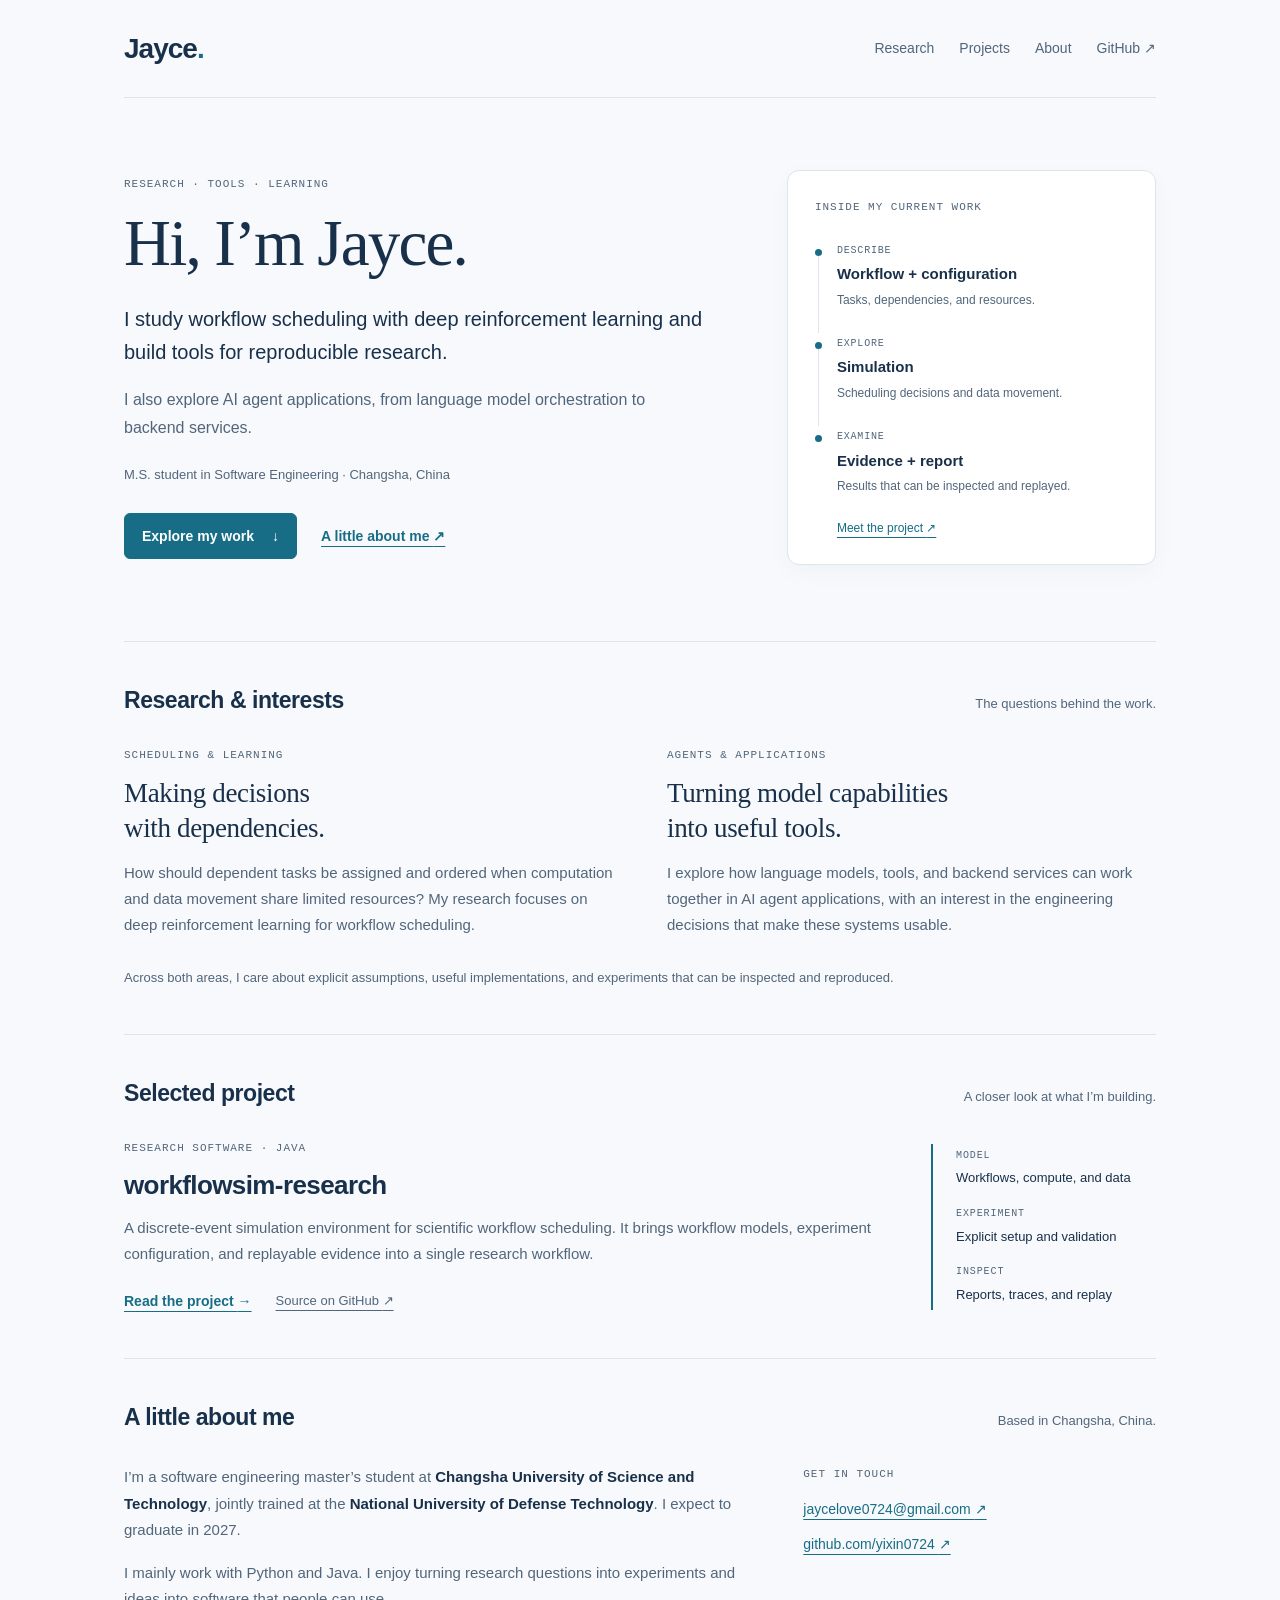
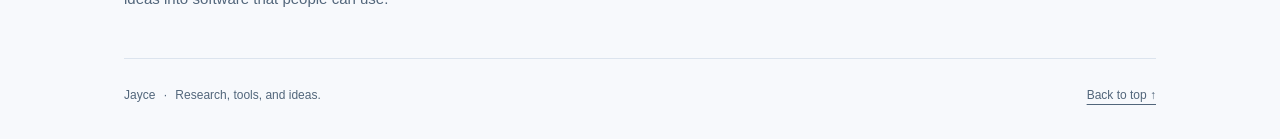
<file: index.html>
<!doctype html>
<html lang="en">
<head>
  <meta charset="utf-8">
  <meta name="viewport" content="width=device-width, initial-scale=1">
  <meta name="description" content="Jayce studies workflow scheduling with deep reinforcement learning and builds tools for reproducible research and AI agent applications.">
  <meta name="theme-color" content="#18304a">
  <meta property="og:type" content="website">
  <meta property="og:site_name" content="Jayce">
  <meta property="og:title" content="Jayce — Research, tools, and ideas">
  <meta property="og:description" content="A personal home for workflow scheduling research, reproducible experiments, and AI agent applications.">
  <meta property="og:url" content="https://yixin0724.github.io/">
  <link rel="canonical" href="https://yixin0724.github.io/">
  <link rel="icon" type="image/svg+xml" href="favicon.svg">
  <link rel="stylesheet" href="styles.css">
  <title>Jayce — Research, tools, and ideas</title>
</head>
<body id="top">
  <a class="skip-link" href="#main">Skip to content</a>
  <div class="site-shell">
    <header class="site-header">
      <a class="brand" href="./" aria-label="Jayce, home">Jayce<span class="brand-dot" aria-hidden="true">.</span></a>
      <nav class="main-nav" aria-label="Main navigation">
        <a href="#research">Research</a>
        <a href="#projects">Projects</a>
        <a href="#about">About</a>
        <a href="https://github.com/yixin0724">GitHub <span aria-hidden="true">↗</span></a>
      </nav>
    </header>

    <main id="main">
      <section class="hero" aria-labelledby="intro-title">
        <div class="hero-copy">
          <p class="eyebrow">Research · Tools · Learning</p>
          <h1 id="intro-title">Hi, I’m Jayce.</h1>
          <p class="hero-lead">I study workflow scheduling with deep reinforcement learning and build tools for reproducible research.</p>
          <p class="hero-secondary">I also explore AI agent applications, from language model orchestration to backend services.</p>
          <p class="affiliation">M.S. student in Software Engineering <span aria-hidden="true">·</span> Changsha, China</p>
          <div class="hero-actions">
            <a class="button" href="#projects">Explore my work <span aria-hidden="true">↓</span></a>
            <a class="text-link" href="#about">A little about me <span aria-hidden="true">↗</span></a>
          </div>
        </div>

        <aside class="workflow-sketch" aria-labelledby="workflow-sketch-title">
          <p class="eyebrow" id="workflow-sketch-title">Inside my current work</p>
          <ol class="sketch-steps">
            <li>
              <span class="step-dot" aria-hidden="true"></span>
              <span class="step-label">Describe</span>
              <h2>Workflow + configuration</h2>
              <p>Tasks, dependencies, and resources.</p>
            </li>
            <li>
              <span class="step-dot" aria-hidden="true"></span>
              <span class="step-label">Explore</span>
              <h2>Simulation</h2>
              <p>Scheduling decisions and data movement.</p>
            </li>
            <li>
              <span class="step-dot" aria-hidden="true"></span>
              <span class="step-label">Examine</span>
              <h2>Evidence + report</h2>
              <p>Results that can be inspected and replayed.</p>
            </li>
          </ol>
          <a class="sketch-link" href="workflowsim-research.html">Meet the project <span aria-hidden="true">↗</span></a>
        </aside>
      </section>

      <section class="content-section" id="research" aria-labelledby="research-title">
        <div class="section-heading">
          <h2 id="research-title">Research &amp; interests</h2>
          <p>The questions behind the work.</p>
        </div>
        <div class="interest-grid">
          <article class="interest">
            <p class="eyebrow">Scheduling &amp; learning</p>
            <h3>Making decisions<br>with dependencies.</h3>
            <p>How should dependent tasks be assigned and ordered when computation and data movement share limited resources? My research focuses on deep reinforcement learning for workflow scheduling.</p>
          </article>
          <article class="interest">
            <p class="eyebrow">Agents &amp; applications</p>
            <h3>Turning model capabilities<br>into useful tools.</h3>
            <p>I explore how language models, tools, and backend services can work together in AI agent applications, with an interest in the engineering decisions that make these systems usable.</p>
          </article>
        </div>
        <p class="research-note">Across both areas, I care about explicit assumptions, useful implementations, and experiments that can be inspected and reproduced.</p>
      </section>

      <section class="content-section" id="projects" aria-labelledby="projects-title">
        <div class="section-heading">
          <h2 id="projects-title">Selected project</h2>
          <p>A closer look at what I’m building.</p>
        </div>
        <article class="featured-project" aria-labelledby="featured-title">
          <div class="project-copy">
            <p class="eyebrow">Research software · Java</p>
            <h3 id="featured-title"><a href="workflowsim-research.html">workflowsim-research</a></h3>
            <p>A discrete-event simulation environment for scientific workflow scheduling. It brings workflow models, experiment configuration, and replayable evidence into a single research workflow.</p>
            <div class="project-actions">
              <a class="text-link" href="workflowsim-research.html">Read the project <span aria-hidden="true">→</span></a>
              <a class="quiet-link" href="https://github.com/yixin0724/workflowsim-research">Source on GitHub <span aria-hidden="true">↗</span></a>
            </div>
          </div>
          <dl class="project-highlights">
            <div><dt>Model</dt><dd>Workflows, compute, and data</dd></div>
            <div><dt>Experiment</dt><dd>Explicit setup and validation</dd></div>
            <div><dt>Inspect</dt><dd>Reports, traces, and replay</dd></div>
          </dl>
        </article>
      </section>

      <section class="content-section about-section" id="about" aria-labelledby="about-title">
        <div class="section-heading">
          <h2 id="about-title">A little about me</h2>
          <p>Based in Changsha, China.</p>
        </div>
        <div class="about-grid">
          <div class="about-copy">
            <p>I’m a software engineering master’s student at <strong>Changsha University of Science and Technology</strong>, jointly trained at the <strong>National University of Defense Technology</strong>. I expect to graduate in 2027.</p>
            <p>I mainly work with Python and Java. I enjoy turning research questions into experiments and ideas into software that people can use.</p>
          </div>
          <aside class="contact" aria-label="Contact Jayce">
            <p class="eyebrow">Get in touch</p>
            <a class="contact-link" href="mailto:jaycelove0724@gmail.com">jaycelove0724@gmail.com <span aria-hidden="true">↗</span></a>
            <a class="contact-link" href="https://github.com/yixin0724">github.com/yixin0724 <span aria-hidden="true">↗</span></a>
          </aside>
        </div>
      </section>
    </main>

    <footer class="site-footer">
      <p>Jayce <span aria-hidden="true">·</span> Research, tools, and ideas.</p>
      <a href="#top">Back to top <span aria-hidden="true">↑</span></a>
    </footer>
  </div>
</body>
</html>
</file>
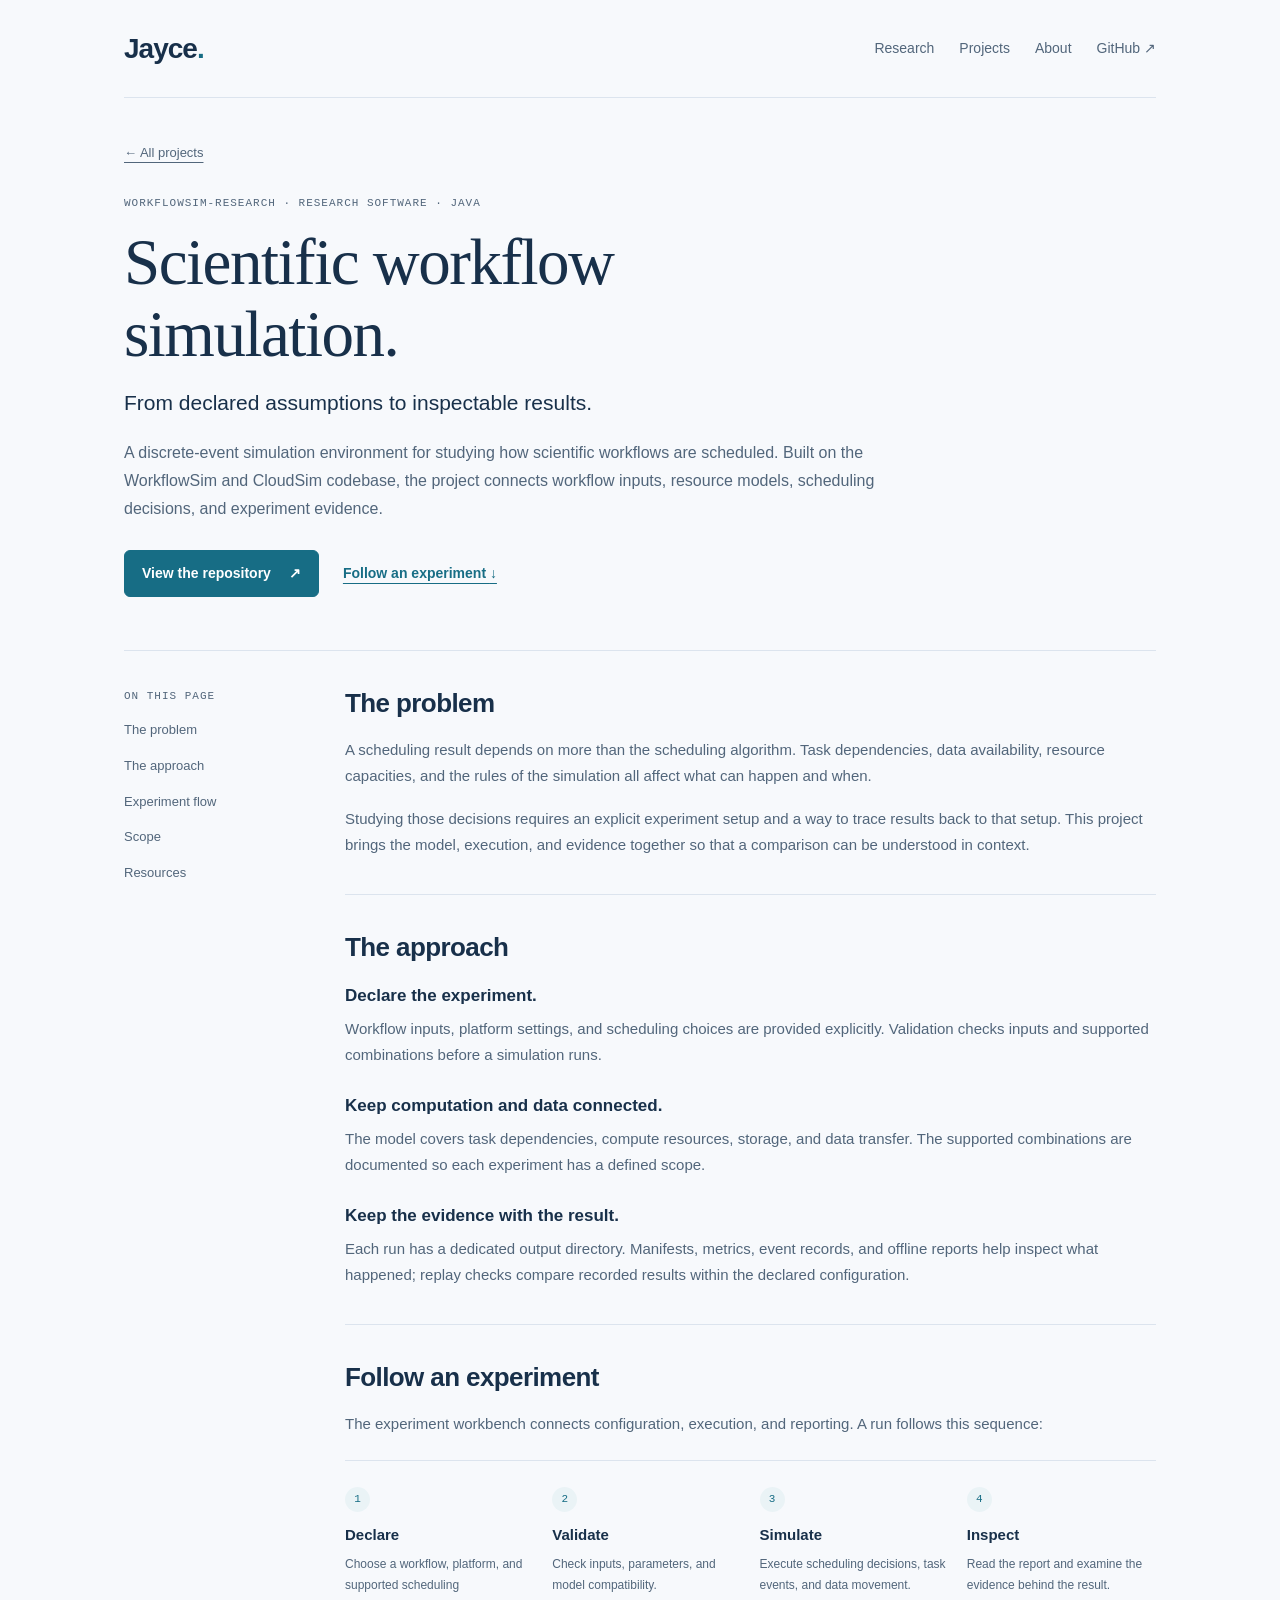
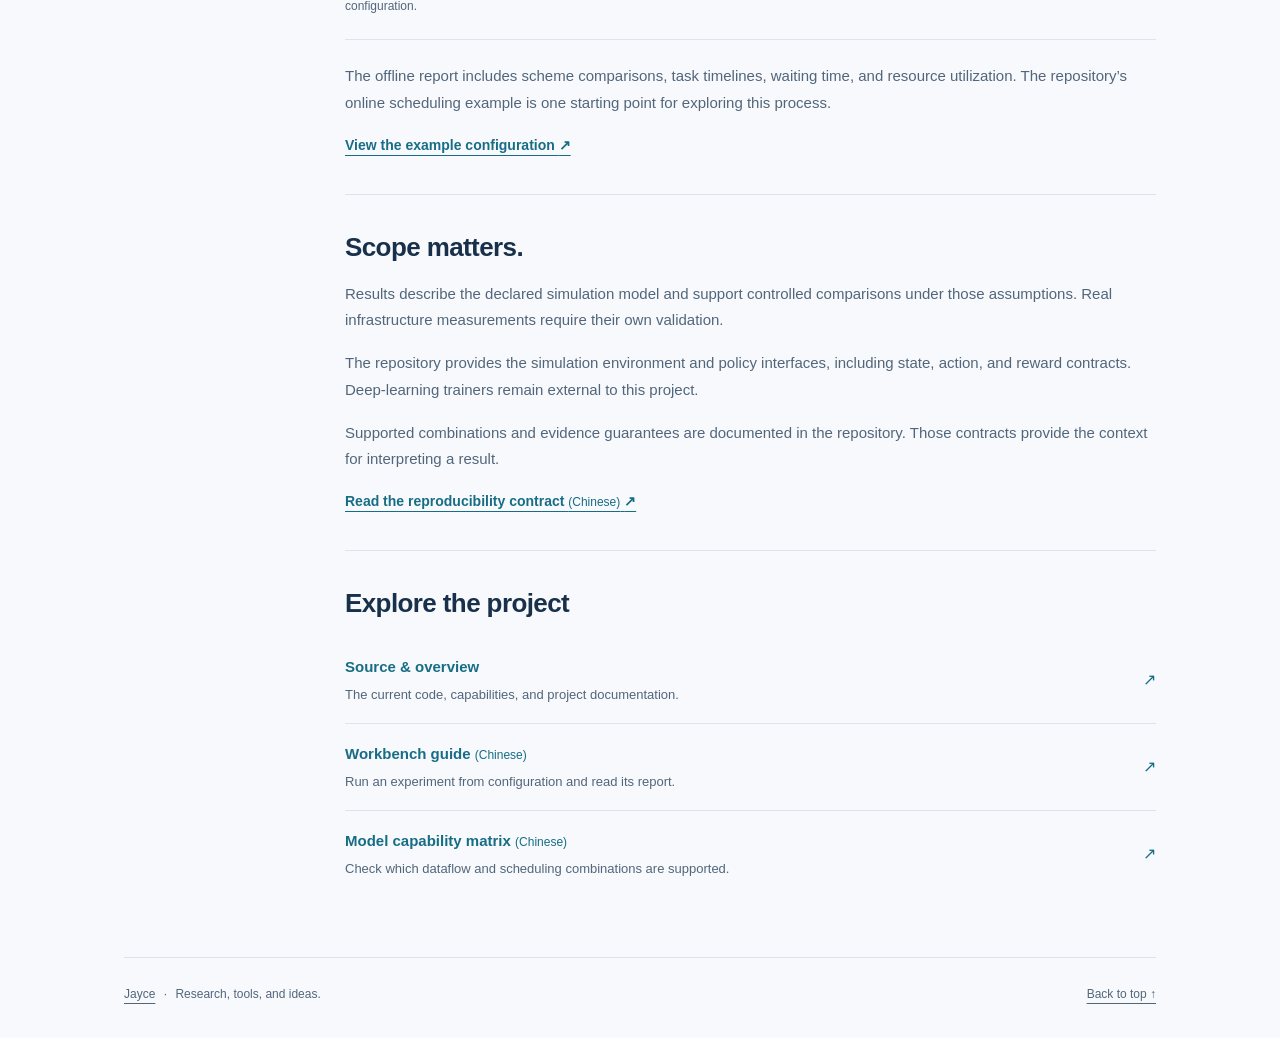
<file: workflowsim-research.html>
<!doctype html>
<html lang="en">
<head>
  <meta charset="utf-8">
  <meta name="viewport" content="width=device-width, initial-scale=1">
  <meta name="description" content="A closer look at workflowsim-research: scientific workflow simulation, explicit experiment configuration, and inspectable, replayable results.">
  <meta name="theme-color" content="#18304a">
  <meta property="og:type" content="website">
  <meta property="og:site_name" content="Jayce">
  <meta property="og:title" content="WorkflowSim Research — Jayce">
  <meta property="og:description" content="Scientific workflow scheduling experiments, from declared assumptions to inspectable results.">
  <meta property="og:url" content="https://yixin0724.github.io/workflowsim-research.html">
  <link rel="canonical" href="https://yixin0724.github.io/workflowsim-research.html">
  <link rel="icon" type="image/svg+xml" href="favicon.svg">
  <link rel="stylesheet" href="styles.css">
  <title>WorkflowSim Research — Jayce</title>
</head>
<body id="top">
  <a class="skip-link" href="#main">Skip to content</a>
  <div class="site-shell">
    <header class="site-header">
      <a class="brand" href="./" aria-label="Jayce, home">Jayce<span class="brand-dot" aria-hidden="true">.</span></a>
      <nav class="main-nav" aria-label="Main navigation">
        <a href="index.html#research">Research</a>
        <a href="index.html#projects">Projects</a>
        <a href="index.html#about">About</a>
        <a href="https://github.com/yixin0724">GitHub <span aria-hidden="true">↗</span></a>
      </nav>
    </header>

    <main id="main">
      <header class="project-hero">
        <a class="back-link" href="index.html#projects"><span aria-hidden="true">←</span> All projects</a>
        <p class="eyebrow">workflowsim-research · Research software · Java</p>
        <h1>Scientific workflow<br>simulation.</h1>
        <p class="project-lead">From declared assumptions to inspectable results.</p>
        <p class="project-intro">A discrete-event simulation environment for studying how scientific workflows are scheduled. Built on the WorkflowSim and CloudSim codebase, the project connects workflow inputs, resource models, scheduling decisions, and experiment evidence.</p>
        <div class="hero-actions">
          <a class="button" href="https://github.com/yixin0724/workflowsim-research">View the repository <span aria-hidden="true">↗</span></a>
          <a class="text-link" href="#experiment-flow">Follow an experiment <span aria-hidden="true">↓</span></a>
        </div>
      </header>

      <div class="project-layout">
        <aside class="project-toc" aria-label="On this page">
          <p class="eyebrow">On this page</p>
          <nav>
            <a href="#why">The problem</a>
            <a href="#approach">The approach</a>
            <a href="#experiment-flow">Experiment flow</a>
            <a href="#scope">Scope</a>
            <a href="#resources">Resources</a>
          </nav>
        </aside>

        <div class="project-body">
          <section class="article-section" id="why" aria-labelledby="why-title">
            <h2 id="why-title">The problem</h2>
            <p>A scheduling result depends on more than the scheduling algorithm. Task dependencies, data availability, resource capacities, and the rules of the simulation all affect what can happen and when.</p>
            <p>Studying those decisions requires an explicit experiment setup and a way to trace results back to that setup. This project brings the model, execution, and evidence together so that a comparison can be understood in context.</p>
          </section>

          <section class="article-section" id="approach" aria-labelledby="approach-title">
            <h2 id="approach-title">The approach</h2>
            <div class="feature-list">
              <article>
                <h3>Declare the experiment.</h3>
                <p>Workflow inputs, platform settings, and scheduling choices are provided explicitly. Validation checks inputs and supported combinations before a simulation runs.</p>
              </article>
              <article>
                <h3>Keep computation and data connected.</h3>
                <p>The model covers task dependencies, compute resources, storage, and data transfer. The supported combinations are documented so each experiment has a defined scope.</p>
              </article>
              <article>
                <h3>Keep the evidence with the result.</h3>
                <p>Each run has a dedicated output directory. Manifests, metrics, event records, and offline reports help inspect what happened; replay checks compare recorded results within the declared configuration.</p>
              </article>
            </div>
          </section>

          <section class="article-section" id="experiment-flow" aria-labelledby="flow-title">
            <h2 id="flow-title">Follow an experiment</h2>
            <p>The experiment workbench connects configuration, execution, and reporting. A run follows this sequence:</p>
            <ol class="experiment-flow">
              <li>
                <span class="flow-number" aria-hidden="true">1</span>
                <h3>Declare</h3>
                <p>Choose a workflow, platform, and supported scheduling configuration.</p>
              </li>
              <li>
                <span class="flow-number" aria-hidden="true">2</span>
                <h3>Validate</h3>
                <p>Check inputs, parameters, and model compatibility.</p>
              </li>
              <li>
                <span class="flow-number" aria-hidden="true">3</span>
                <h3>Simulate</h3>
                <p>Execute scheduling decisions, task events, and data movement.</p>
              </li>
              <li>
                <span class="flow-number" aria-hidden="true">4</span>
                <h3>Inspect</h3>
                <p>Read the report and examine the evidence behind the result.</p>
              </li>
            </ol>
            <p>The offline report includes scheme comparisons, task timelines, waiting time, and resource utilization. The repository’s online scheduling example is one starting point for exploring this process.</p>
            <a class="text-link" href="https://github.com/yixin0724/workflowsim-research/blob/main/experiments/configs/online-comparison.json">View the example configuration <span aria-hidden="true">↗</span></a>
          </section>

          <section class="article-section" id="scope" aria-labelledby="scope-title">
            <h2 id="scope-title">Scope matters.</h2>
            <p>Results describe the declared simulation model and support controlled comparisons under those assumptions. Real infrastructure measurements require their own validation.</p>
            <p>The repository provides the simulation environment and policy interfaces, including state, action, and reward contracts. Deep-learning trainers remain external to this project.</p>
            <p>Supported combinations and evidence guarantees are documented in the repository. Those contracts provide the context for interpreting a result.</p>
            <a class="text-link" href="https://github.com/yixin0724/workflowsim-research/blob/main/docs/experiments/REPRODUCIBILITY.md">Read the reproducibility contract <span class="link-note">(Chinese)</span> <span aria-hidden="true">↗</span></a>
          </section>

          <section class="article-section" id="resources" aria-labelledby="resources-title">
            <h2 id="resources-title">Explore the project</h2>
            <div class="resource-list">
              <a href="https://github.com/yixin0724/workflowsim-research">
                <span><strong>Source &amp; overview</strong><small>The current code, capabilities, and project documentation.</small></span>
                <span aria-hidden="true">↗</span>
              </a>
              <a href="https://github.com/yixin0724/workflowsim-research/blob/main/docs/getting-started/WORKBENCH.md">
                <span><strong>Workbench guide <span class="link-note">(Chinese)</span></strong><small>Run an experiment from configuration and read its report.</small></span>
                <span aria-hidden="true">↗</span>
              </a>
              <a href="https://github.com/yixin0724/workflowsim-research/blob/main/docs/advanced/DATAFLOW_CAPABILITY_MATRIX.md">
                <span><strong>Model capability matrix <span class="link-note">(Chinese)</span></strong><small>Check which dataflow and scheduling combinations are supported.</small></span>
                <span aria-hidden="true">↗</span>
              </a>
            </div>
          </section>
        </div>
      </div>
    </main>

    <footer class="site-footer">
      <p><a href="./">Jayce</a> <span aria-hidden="true">·</span> Research, tools, and ideas.</p>
      <a href="#top">Back to top <span aria-hidden="true">↑</span></a>
    </footer>
  </div>
</body>
</html>
</file>
<file: styles.css>
:root {
  color-scheme: light;
  --paper: #f7f9fc;
  --surface: #ffffff;
  --ink: #18304a;
  --muted: #52667b;
  --accent: #176d85;
  --line: #dce4ee;
  --soft-accent: #eaf3f6;
  --body-font: "Avenir Next", "Segoe UI", "Helvetica Neue", sans-serif;
  --display-font: "Iowan Old Style", "Palatino Linotype", "Book Antiqua", Georgia, serif;
  --mono-font: "SFMono-Regular", Consolas, "Liberation Mono", monospace;
}

* { box-sizing: border-box; }
html { scroll-behavior: smooth; scroll-padding-top: 24px; }
body {
  margin: 0;
  background: var(--paper);
  color: var(--ink);
  font-family: var(--body-font);
  font-size: 16px;
  line-height: 1.75;
  -webkit-font-smoothing: antialiased;
}
::selection { background: var(--soft-accent); color: var(--ink); }
a { color: var(--accent); text-decoration-thickness: 1px; text-underline-offset: 5px; }
a:hover { text-decoration-thickness: 2px; }
a:focus-visible { outline: 2px solid var(--accent); outline-offset: 6px; border-radius: 2px; }
img, svg { max-width: 100%; }
h1, h2, h3, p, ol, dl { margin: 0; }
h1, h2, h3 { text-wrap: balance; }
p { text-wrap: pretty; }
p + p { margin-top: 17px; }
strong { font-weight: 600; }
.site-shell { max-width: 1120px; margin: 0 auto; padding: 0 44px; }
.skip-link {
  position: absolute;
  top: 12px;
  left: 16px;
  padding: 10px 16px;
  background: var(--surface);
  z-index: 10;
  transform: translateY(-160%);
}
.skip-link:focus { transform: translateY(0); }
.site-header {
  min-height: 98px;
  display: flex;
  justify-content: space-between;
  align-items: center;
  gap: 24px;
  border-bottom: 1px solid var(--line);
}
.brand {
  font-size: 28px;
  font-weight: 650;
  letter-spacing: -1px;
  line-height: 1.2;
  color: var(--ink);
  text-decoration: none;
}
.brand-dot { color: var(--accent); }
.main-nav { display: flex; flex-wrap: wrap; align-items: center; gap: 25px; }
.main-nav a {
  padding: 9px 0;
  color: var(--muted);
  font-size: 14px;
  font-weight: 500;
  text-decoration: none;
}
.main-nav a:hover { color: var(--accent); text-decoration: underline; }
.eyebrow {
  color: var(--muted);
  font-family: var(--mono-font);
  font-size: 11px;
  font-weight: 500;
  line-height: 1.6;
  letter-spacing: .09em;
  text-transform: uppercase;
}
.hero {
  display: grid;
  grid-template-columns: minmax(0, 1.35fr) minmax(265px, .85fr);
  gap: clamp(32px, 6vw, 78px);
  align-items: center;
  padding: 72px 0 76px;
}
.hero h1 {
  margin: 15px 0 23px;
  font-family: var(--display-font);
  font-size: clamp(43px, 5.7vw, 65px);
  font-weight: 400;
  letter-spacing: -1.8px;
  line-height: 1.1;
}
.hero-lead { font-size: 20px; line-height: 1.65; }
.hero-secondary { color: var(--muted); font-size: 16px; }
.affiliation { color: var(--muted); font-size: 13px; line-height: 1.7; margin-top: 22px; }
.hero-actions, .project-actions { display: flex; flex-wrap: wrap; align-items: center; gap: 19px 24px; }
.hero-actions { margin-top: 27px; }
.button {
  display: inline-flex;
  align-items: center;
  justify-content: center;
  gap: 18px;
  min-height: 46px;
  padding: 10px 17px;
  border: 1px solid var(--accent);
  border-radius: 6px;
  background: var(--accent);
  color: var(--surface);
  font-size: 14px;
  font-weight: 600;
  text-decoration: none;
  transition: background-color .16s ease, color .16s ease;
}
.button:hover { background: var(--ink); border-color: var(--ink); color: var(--surface); }
.text-link { font-size: 14px; font-weight: 600; }
.quiet-link { font-size: 13px; color: var(--muted); }
.workflow-sketch {
  padding: 28px 27px 23px;
  border: 1px solid var(--line);
  border-radius: 12px;
  background: var(--surface);
  box-shadow: 0 7px 25px rgb(24 48 74 / 3%);
}
.sketch-steps { list-style: none; padding: 25px 0 0; }
.sketch-steps li { position: relative; padding: 0 0 25px 22px; }
.sketch-steps li:not(:last-child)::after {
  content: "";
  position: absolute;
  left: 3px;
  top: 14px;
  bottom: 2px;
  width: 1px;
  background: var(--line);
}
.sketch-steps li:last-child { padding-bottom: 0; }
.step-dot {
  position: absolute;
  top: 7px;
  left: 0;
  width: 7px;
  height: 7px;
  border-radius: 50%;
  background: var(--accent);
}
.step-label {
  display: block;
  color: var(--muted);
  font-family: var(--mono-font);
  font-size: 10px;
  letter-spacing: .08em;
  text-transform: uppercase;
}
.sketch-steps h2 { font-size: 15px; font-weight: 600; line-height: 1.5; margin: 4px 0; }
.sketch-steps p { color: var(--muted); font-size: 12px; line-height: 1.7; }
.sketch-link { display: inline-block; margin: 21px 0 0 22px; font-size: 12px; }
.content-section { padding: 42px 0 45px; border-top: 1px solid var(--line); }
.section-heading { display: flex; flex-wrap: wrap; justify-content: space-between; align-items: baseline; gap: 7px 25px; margin-bottom: 31px; }
.section-heading h2 { font-size: 23px; font-weight: 600; line-height: 1.4; letter-spacing: -.45px; }
.section-heading p { color: var(--muted); font-size: 13px; }
.interest-grid { display: grid; grid-template-columns: repeat(2, minmax(0, 1fr)); gap: 54px; }
.interest h3 {
  font-family: var(--display-font);
  font-size: 27px;
  font-weight: 400;
  line-height: 1.32;
  letter-spacing: -.35px;
  margin: 11px 0 13px;
}
.interest > p:last-child { color: var(--muted); font-size: 15px; }
.research-note { color: var(--muted); font-size: 13px; margin-top: 28px; max-width: 790px; }
.featured-project { display: grid; grid-template-columns: minmax(0, 1fr) 225px; gap: 48px; }
.project-copy h3 { margin: 10px 0 12px; font-size: 26px; letter-spacing: -.6px; font-weight: 600; line-height: 1.35; overflow-wrap: anywhere; }
.project-copy h3 a { color: var(--ink); text-decoration: none; }
.project-copy h3 a:hover { color: var(--accent); text-decoration: underline; }
.project-copy > p:not(.eyebrow) { color: var(--muted); font-size: 15px; }
.project-actions { margin-top: 21px; }
.project-highlights { border-left: 2px solid var(--accent); padding: 3px 0 3px 23px; align-self: center; }
.project-highlights div + div { margin-top: 15px; }
.project-highlights dt { font-family: var(--mono-font); font-size: 10px; letter-spacing: .09em; text-transform: uppercase; color: var(--muted); }
.project-highlights dd { margin: 3px 0 0; font-size: 13px; }
.about-grid { display: grid; grid-template-columns: minmax(0, 1.4fr) minmax(220px, .8fr); gap: 62px; }
.about-copy { color: var(--muted); font-size: 15px; }
.about-copy strong { color: var(--ink); }
.contact { padding-top: 2px; }
.contact .eyebrow { margin-bottom: 13px; }
.contact-link { display: block; width: fit-content; font-size: 14px; margin-top: 11px; overflow-wrap: anywhere; }
.site-footer {
  display: flex;
  justify-content: space-between;
  gap: 15px 30px;
  flex-wrap: wrap;
  border-top: 1px solid var(--line);
  padding: 26px 0 33px;
  color: var(--muted);
  font-size: 12px;
}
.site-footer a { color: var(--muted); }
.site-footer p span { margin: 0 5px; }
.back-link { display: inline-block; margin-bottom: 30px; font-size: 13px; color: var(--muted); }
.project-hero { padding: 40px 0 53px; }
.project-hero > .eyebrow { max-width: 100%; overflow-wrap: anywhere; }
.project-hero h1 {
  margin: 15px 0 15px;
  max-width: 820px;
  font-family: var(--display-font);
  font-size: clamp(42px, 5.8vw, 65px);
  font-weight: 400;
  line-height: 1.1;
  letter-spacing: -1.5px;
}
.project-lead { font-size: 21px; color: var(--ink); }
.project-intro { max-width: 765px; font-size: 16px; color: var(--muted); }
.project-layout { display: grid; grid-template-columns: 164px minmax(0, 1fr); gap: 57px; border-top: 1px solid var(--line); }
.project-toc { align-self: start; padding-top: 37px; position: sticky; top: 25px; }
.project-toc .eyebrow { margin-bottom: 14px; }
.project-toc nav { display: grid; gap: 13px; }
.project-toc a { width: fit-content; font-size: 13px; color: var(--muted); text-decoration: none; }
.project-toc a:hover { color: var(--accent); text-decoration: underline; }
.project-body { min-width: 0; padding-bottom: 25px; }
.article-section { padding: 35px 0; }
.article-section + .article-section { border-top: 1px solid var(--line); }
.article-section h2 { font-size: 26px; font-weight: 600; line-height: 1.35; letter-spacing: -.6px; margin-bottom: 16px; }
.article-section p { color: var(--muted); font-size: 15px; }
.article-section > .text-link { display: inline-block; margin-top: 17px; }
.feature-list { display: grid; gap: 23px; }
.feature-list h3 { font-size: 17px; font-weight: 600; margin-bottom: 5px; }
.experiment-flow {
  display: grid;
  grid-template-columns: repeat(4, minmax(0, 1fr));
  gap: 18px;
  list-style: none;
  padding: 22px 0;
  margin: 23px 0;
  border-top: 1px solid var(--line);
  border-bottom: 1px solid var(--line);
}
.flow-number {
  display: inline-flex;
  align-items: center;
  justify-content: center;
  width: 25px;
  height: 25px;
  margin-bottom: 10px;
  border-radius: 50%;
  background: var(--soft-accent);
  color: var(--accent);
  font-family: var(--mono-font);
  font-size: 11px;
}
.experiment-flow h3 { font-size: 15px; font-weight: 600; margin-bottom: 6px; }
.experiment-flow p { font-size: 12px; line-height: 1.75; }
.resource-list { display: grid; }
.resource-list > a {
  display: flex;
  justify-content: space-between;
  align-items: center;
  gap: 18px;
  padding: 17px 0;
  text-decoration: none;
}
.resource-list > a + a { border-top: 1px solid var(--line); }
.resource-list strong { display: block; font-size: 15px; }
.resource-list small { display: block; color: var(--muted); font-size: 13px; margin-top: 3px; }
.resource-list > a:hover strong { text-decoration: underline; text-underline-offset: 5px; }
.link-note { font-size: 12px; font-weight: 400; }

@media (max-width: 850px) {
  .site-shell { padding: 0 30px; }
  .hero { grid-template-columns: minmax(0, 1.2fr) minmax(240px, .9fr); gap: 29px; padding: 55px 0; }
  .hero-lead { font-size: 18px; }
  .workflow-sketch { padding: 23px 20px; }
  .interest-grid { gap: 31px; }
  .featured-project { grid-template-columns: minmax(0, 1fr) 195px; gap: 31px; }
  .about-grid { gap: 30px; }
  .project-layout { grid-template-columns: 140px minmax(0, 1fr); gap: 33px; }
  .experiment-flow { grid-template-columns: repeat(2, minmax(0, 1fr)); gap: 24px; }
}

@media (max-width: 620px) {
  html { scroll-padding-top: 18px; }
  .site-shell { padding: 0 22px; }
  .site-header { min-height: 106px; gap: 13px; padding: 21px 0 16px; flex-wrap: wrap; }
  .brand { font-size: 26px; }
  .main-nav { gap: 20px; }
  .main-nav a { font-size: 13px; }
  .hero { grid-template-columns: minmax(0, 1fr); gap: 33px; padding: 43px 0 39px; }
  .hero h1 { margin: 14px 0 19px; letter-spacing: -1.2px; }
  .hero-lead { font-size: 19px; }
  .hero-secondary { font-size: 15px; }
  .hero-actions { gap: 16px 21px; margin-top: 23px; }
  .workflow-sketch { padding: 24px; }
  .sketch-steps { padding-top: 21px; }
  .sketch-steps li { padding-bottom: 20px; }
  .sketch-steps li:last-child { padding-bottom: 0; }
  .content-section { padding: 33px 0 36px; }
  .section-heading { margin-bottom: 25px; display: block; }
  .section-heading h2 { font-size: 22px; }
  .section-heading p { margin-top: 6px; }
  .interest-grid, .featured-project, .about-grid { grid-template-columns: minmax(0, 1fr); gap: 29px; }
  .interest h3 { font-size: 26px; }
  .research-note { margin-top: 23px; }
  .project-copy h3 { font-size: 25px; }
  .project-highlights { padding-left: 20px; }
  .project-highlights div + div { margin-top: 10px; }
  .contact { padding-top: 0; }
  .site-footer { display: block; padding: 24px 0 29px; }
  .site-footer > a { display: inline-block; margin-top: 11px; }
  .project-hero { padding: 30px 0 36px; }
  .back-link { margin-bottom: 25px; }
  .project-lead { font-size: 19px; }
  .project-intro { font-size: 15px; }
  .project-layout { grid-template-columns: minmax(0, 1fr); gap: 0; }
  .project-toc { position: static; padding: 25px 0; border-bottom: 1px solid var(--line); }
  .project-toc nav { display: flex; flex-wrap: wrap; gap: 10px 20px; }
  .project-toc .eyebrow { margin-bottom: 11px; }
  .article-section { padding: 29px 0; }
  .article-section h2 { font-size: 24px; }
}

@media (prefers-color-scheme: dark) {
  :root {
    color-scheme: dark;
    --paper: #121a24;
    --surface: #1b2635;
    --ink: #e8eff7;
    --muted: #a8b8c9;
    --accent: #79c3d5;
    --line: #35455a;
    --soft-accent: #213f4b;
  }
  .workflow-sketch { box-shadow: none; }
}

@media (prefers-reduced-motion: reduce) {
  html { scroll-behavior: auto; }
  .button { transition: none; }
}

@media (pointer: coarse) {
  .main-nav a, .contact-link, .project-toc a, .back-link, .text-link, .quiet-link, .site-footer a {
    min-height: 44px;
    display: inline-flex;
    align-items: center;
  }
  .contact-link { display: flex; }
}

@media print {
  body { background: white; color: black; font-size: 11pt; }
  .site-shell { max-width: none; padding: 0; }
  .main-nav, .hero-actions, .project-toc, .skip-link, .site-footer > a { display: none; }
  .project-layout { display: block; }
  .workflow-sketch { box-shadow: none; }
  .hero, .project-hero { padding: 25px 0; }
  a { color: inherit; }
  .article-section, .interest, .featured-project { break-inside: avoid; }
}
</file>
